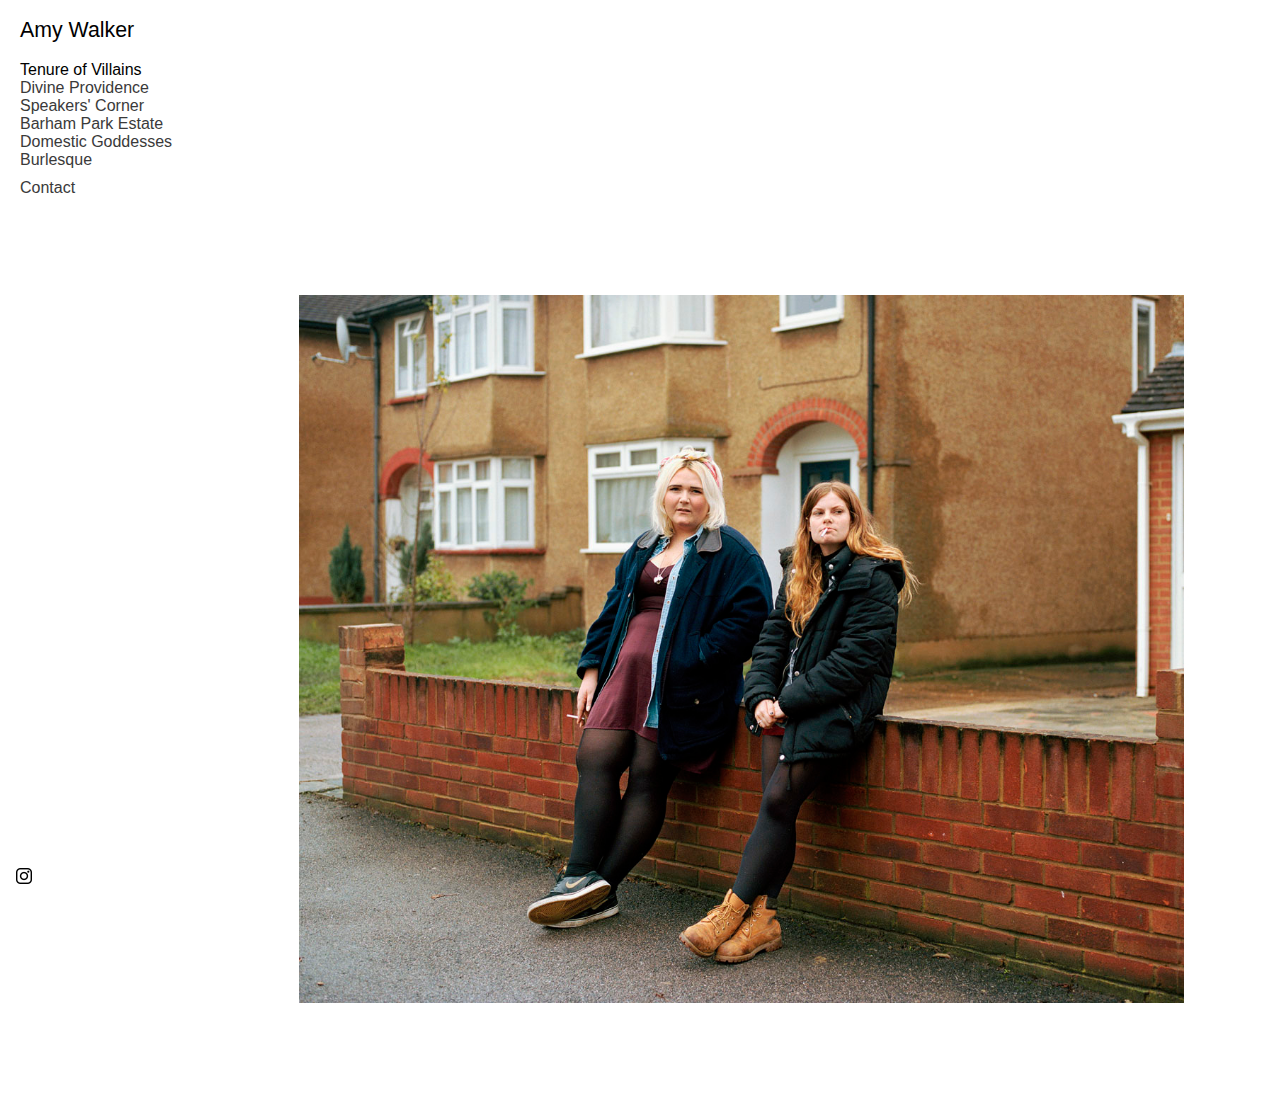
<file: index.html>
<!DOCTYPE html>
<html>
  <head>
    <meta name="viewport" content="width=device-width, initial-scale=1">
    <script src="script.js"></script>
    <link rel="stylesheet" type="text/css" href="style.css">
    <title>Amy Walker Photography</title>
    <link rel="icon" type="image/jpeg" href="./icons/Favicon.jpg">
    <!-- Google tag (gtag.js) -->
    <script async src="https://www.googletagmanager.com/gtag/js?id=G-GXS77HCMB4"></script>
    <script>
      window.dataLayer = window.dataLayer || [];
      function gtag(){dataLayer.push(arguments);}
      gtag('js', new Date());
      gtag('config', 'G-GXS77HCMB4');
    </script>
  </head>
  <body data-page="tenure_of_villains">
    <div id=left_container>
      <div id=header>
        <a href='index.html'>
          <div id=title> Amy Walker </div>
        </a>
      </div>
      <div id=nav>
      </div>
    </div>
    <div id="mobile-bar">
      <div id="mobile-title"><a href="index.html">Amy Walker</a></div>
      <button id="menu-toggle" aria-label="Open menu">☰</button>
    </div>
    <div id="nav-drawer">
      <div id="nav-drawer-panel">
        <div id="nav-drawer-header">
          <div class="drawer-title">Amy Walker</div>
          <button id="menu-close" aria-label="Close menu">×</button>
        </div>
        <div id="nav-drawer-content"></div>
      </div>
    </div>
    <div id=right_container>
      <div id=content> </div>
      <div id=about></div>
    </div>
  </body>
</html>
</file>
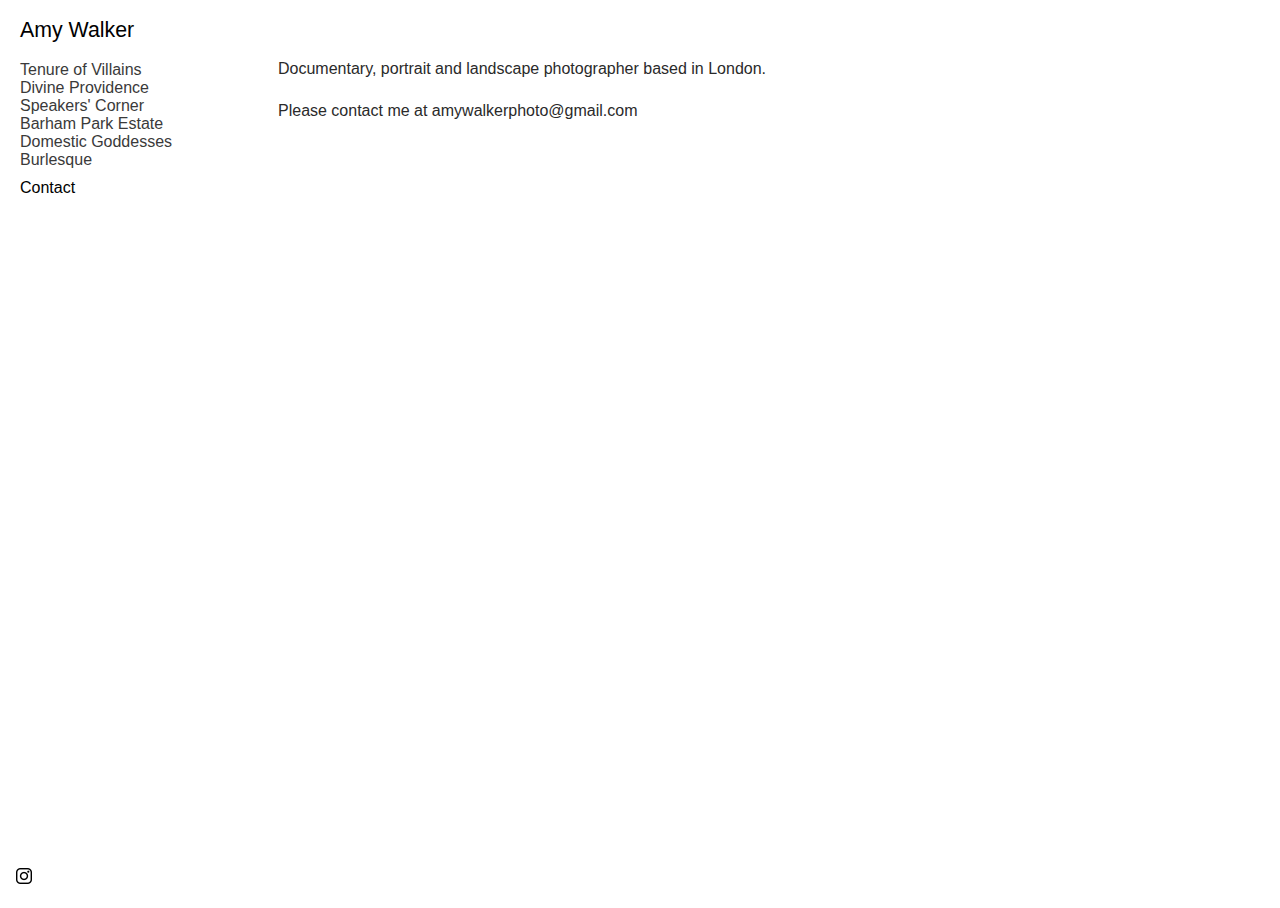
<file: about.html>
<!DOCTYPE html>
<html>
  <head>
    <meta name="viewport" content="width=device-width, initial-scale=1">
    <script src="script.js"></script>
    <link rel="stylesheet" type="text/css" href="style.css">
    <title>Amy Walker Photography</title>
    <link rel="icon" type="image/jpeg" href="./icons/Favicon.jpg">
  </head>
  <body data-page="about">
    <div id=left_container>
      <div id=header>
        <a href='index.html'>
          <div id=title> Amy Walker </div>
        </a>
      </div>
      <div id=nav>
      </div>
    </div>
    <div id=right_container>
      <div id=content> </div>
      <div id=about></div>
    </div>
  </body>
</html>
</file>
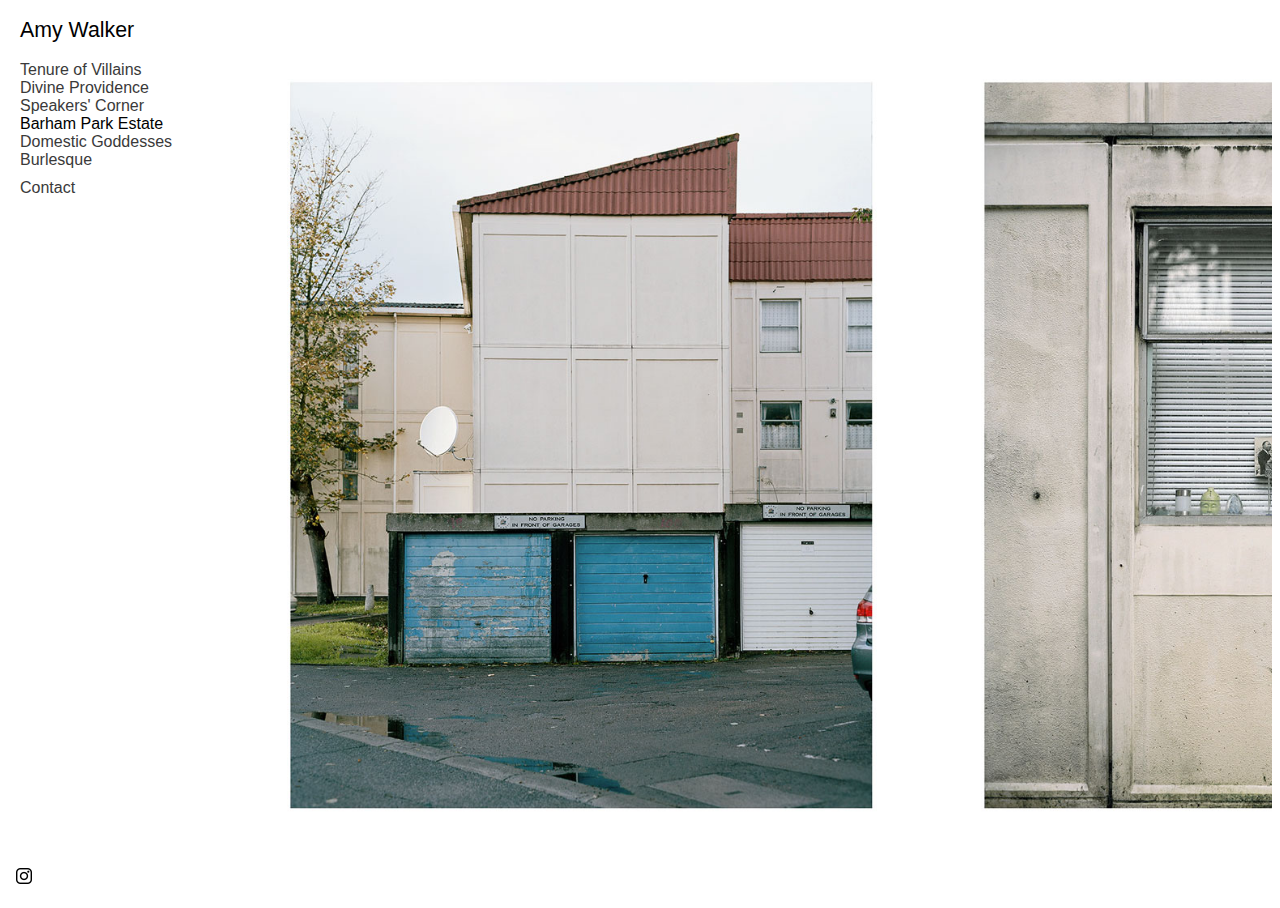
<file: barhamparkestate.html>
<!DOCTYPE html>
<html>
  <head>
    <meta name="viewport" content="width=device-width, initial-scale=1">
    <script src="script.js"></script>
    <link rel="stylesheet" type="text/css" href="style.css">
    <title>Amy Walker Photography</title>
    <link rel="icon" type="image/jpeg" href="./icons/Favicon.jpg">
  </head>
  <body data-page="barham_park_estate">
    <div id=left_container>
      <div id=header>
        <a href='index.html'>
          <div id=title> Amy Walker </div>
        </a>
      </div>
      <div id=nav>
      </div>
    </div>
    <div id=right_container>
      <div id=content> </div>
      <div id=about></div>
    </div>
  </body>
</html>
</file>
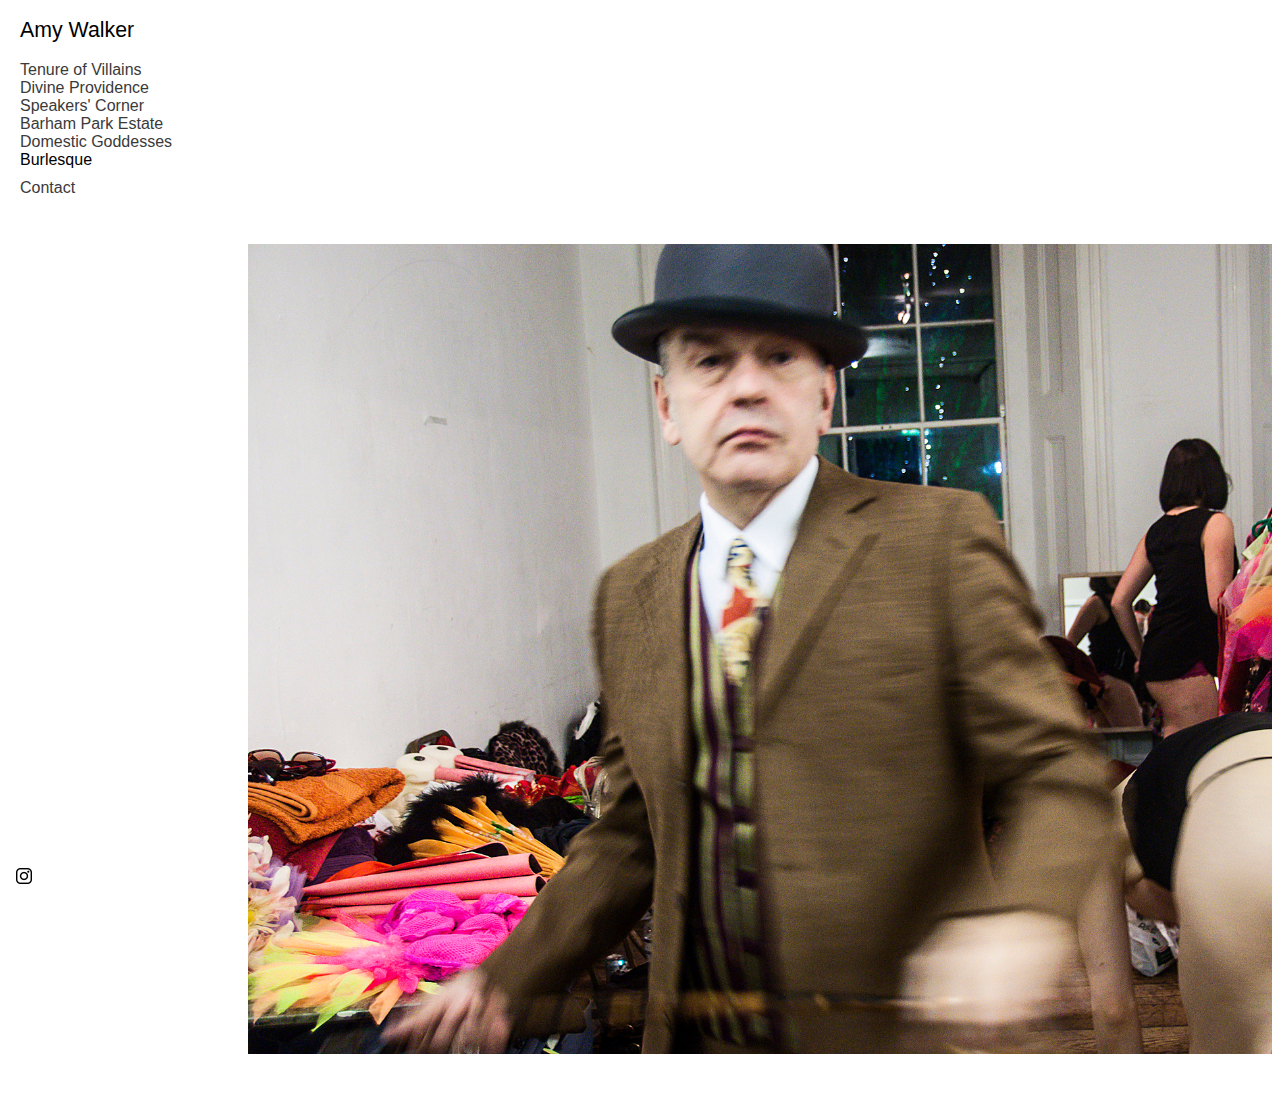
<file: burlesque.html>
<!DOCTYPE html>
<html>
  <head>
    <meta name="viewport" content="width=device-width, initial-scale=1">
    <script src="script.js"></script>
    <link rel="stylesheet" type="text/css" href="style.css">
    <title>Amy Walker Photography</title>
    <link rel="icon" type="image/jpeg" href="./icons/Favicon.jpg">
    <!-- Google tag (gtag.js) -->
    <script async src="https://www.googletagmanager.com/gtag/js?id=G-GXS77HCMB4"></script>
    <script>
      window.dataLayer = window.dataLayer || [];
      function gtag(){dataLayer.push(arguments);}
      gtag('js', new Date());
      gtag('config', 'G-GXS77HCMB4');
    </script>
  </head>
  <body data-page="burlesque">
    <div id=left_container>
      <div id=header>
        <a href='index.html'>
          <div id=title> Amy Walker </div>
        </a>
      </div>
      <div id=nav>
      </div>
    </div>
    <div id="mobile-bar">
      <div id="mobile-title"><a href="index.html">Amy Walker</a></div>
      <button id="menu-toggle" aria-label="Open menu">☰</button>
    </div>
    <div id="nav-drawer">
      <div id="nav-drawer-panel">
        <div id="nav-drawer-header">
          <div class="drawer-title">Amy Walker</div>
          <button id="menu-close" aria-label="Close menu">×</button>
        </div>
        <div id="nav-drawer-content"></div>
      </div>
    </div>
    <div id=right_container>
      <div id=content> </div>
      <div id=about></div>
    </div>
  </body>
</html>
</file>
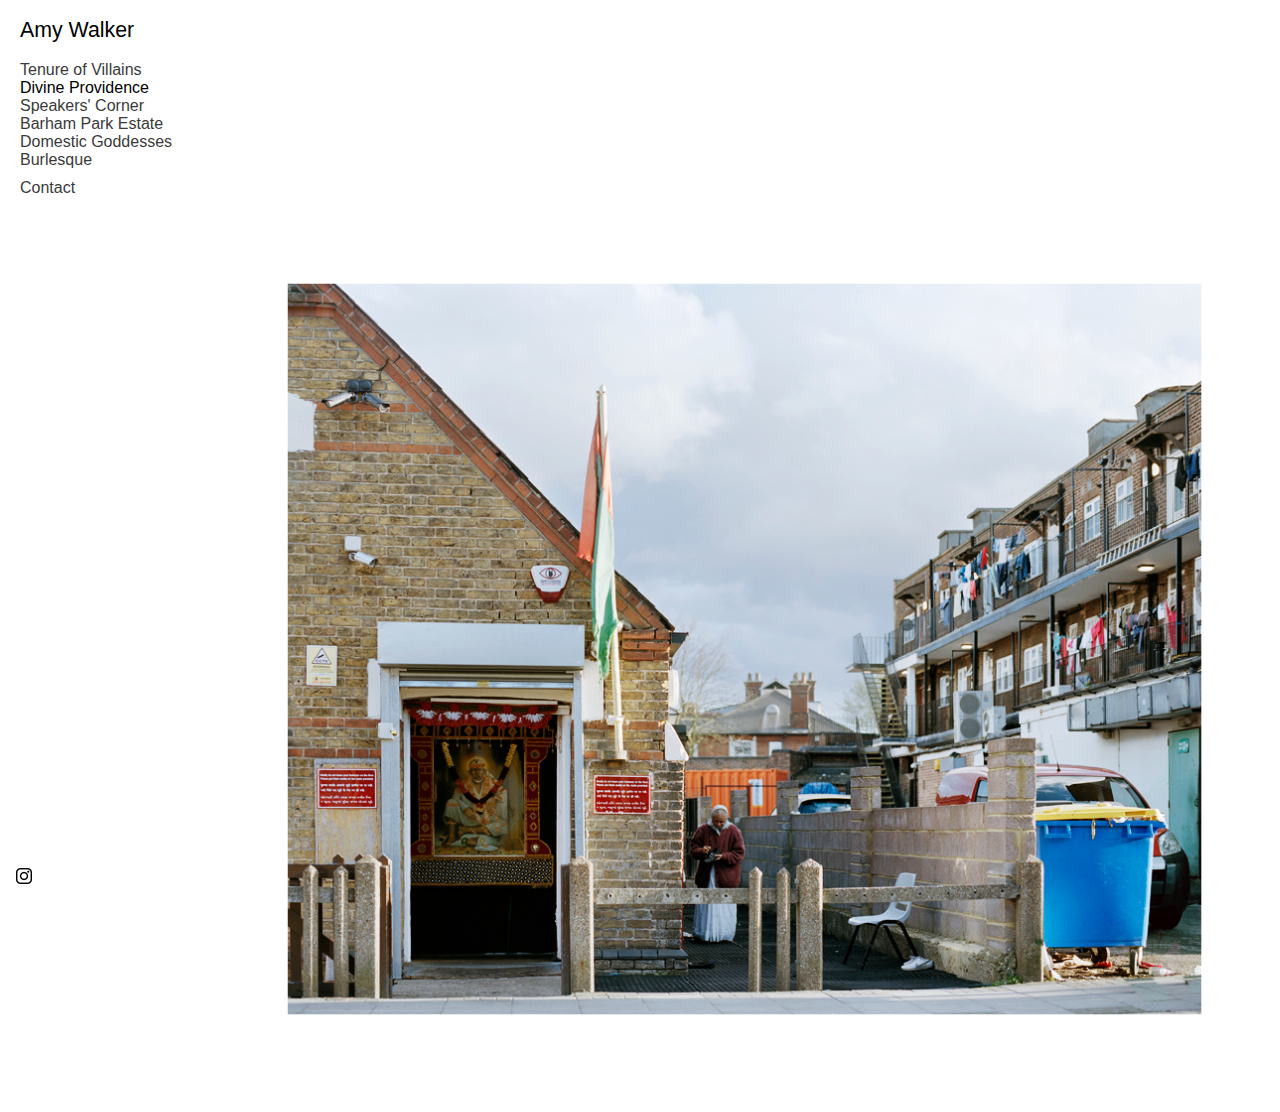
<file: divineprovidence.html>
<!DOCTYPE html>
<html>
  <head>
    <meta name="viewport" content="width=device-width, initial-scale=1">
    <script src="script.js"></script>
    <link rel="stylesheet" type="text/css" href="style.css">
    <title>Amy Walker Photography</title>
    <link rel="icon" type="image/jpeg" href="./icons/Favicon.jpg">
    <!-- Google tag (gtag.js) -->
    <script async src="https://www.googletagmanager.com/gtag/js?id=G-GXS77HCMB4"></script>
    <script>
      window.dataLayer = window.dataLayer || [];
      function gtag(){dataLayer.push(arguments);}
      gtag('js', new Date());
      gtag('config', 'G-GXS77HCMB4');
    </script>
  </head>
  <body data-page="divine_providence">
    <div id=left_container>
      <div id=header>
        <a href='index.html'>
          <div id=title> Amy Walker </div>
        </a>
      </div>
      <div id=nav>
      </div>
    </div>
    <div id="mobile-bar">
      <div id="mobile-title"><a href="index.html">Amy Walker</a></div>
      <button id="menu-toggle" aria-label="Open menu">☰</button>
    </div>
    <div id="nav-drawer">
      <div id="nav-drawer-panel">
        <div id="nav-drawer-header">
          <div class="drawer-title">Amy Walker</div>
          <button id="menu-close" aria-label="Close menu">×</button>
        </div>
        <div id="nav-drawer-content"></div>
      </div>
    </div>
    <div id=right_container>
      <div id=content> </div>
      <div id=about></div>
    </div>
  </body>
</html>
</file>
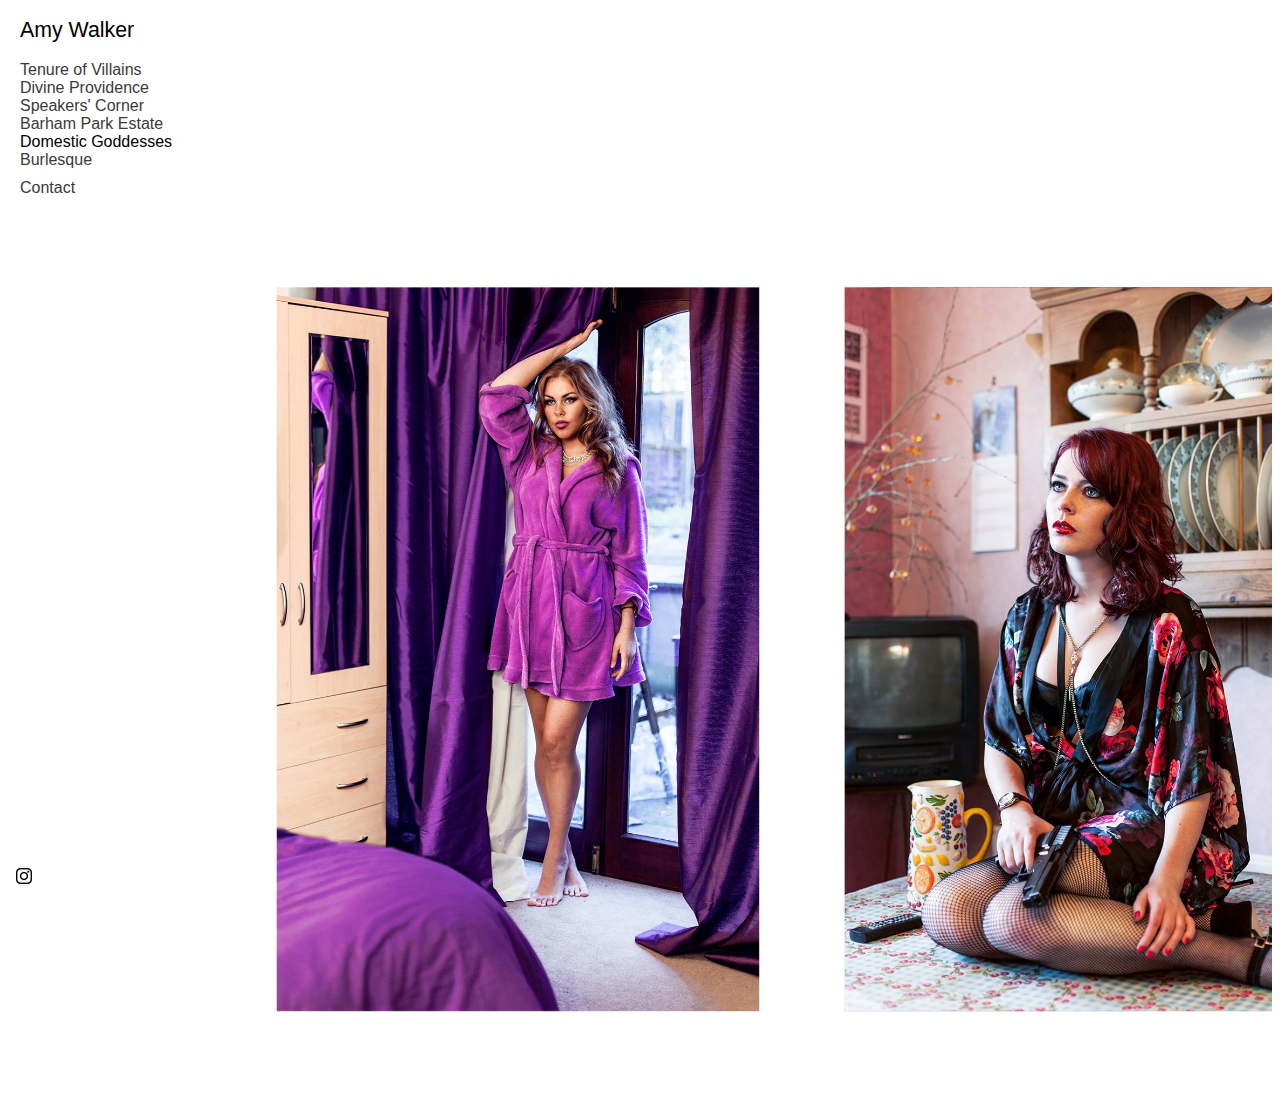
<file: domesticgoddesses.html>
<!DOCTYPE html>
<html>
  <head>
    <meta name="viewport" content="width=device-width, initial-scale=1">
    <script src="script.js"></script>
    <link rel="stylesheet" type="text/css" href="style.css">
    <title>Amy Walker Photography</title>
    <link rel="icon" type="image/jpeg" href="./icons/Favicon.jpg">
    <!-- Google tag (gtag.js) -->
    <script async src="https://www.googletagmanager.com/gtag/js?id=G-GXS77HCMB4"></script>
    <script>
      window.dataLayer = window.dataLayer || [];
      function gtag(){dataLayer.push(arguments);}
      gtag('js', new Date());
      gtag('config', 'G-GXS77HCMB4');
    </script>
  </head>
  <body data-page="domestic_goddesses">
    <div id=left_container>
      <div id=header>
        <a href='index.html'>
          <div id=title> Amy Walker </div>
        </a>
      </div>
      <div id=nav>
      </div>
    </div>
    <div id="mobile-bar">
      <div id="mobile-title"><a href="index.html">Amy Walker</a></div>
      <button id="menu-toggle" aria-label="Open menu">☰</button>
    </div>
    <div id="nav-drawer">
      <div id="nav-drawer-panel">
        <div id="nav-drawer-header">
          <div class="drawer-title">Amy Walker</div>
          <button id="menu-close" aria-label="Close menu">×</button>
        </div>
        <div id="nav-drawer-content"></div>
      </div>
    </div>
    <div id=right_container>
      <div id=content> </div>
      <div id=about></div>
    </div>
  </body>
</html>
</file>
<file: style.css>
* {
  box-sizing: border-box;
}

body {
  font-family: 'Helvetica Neue', Helvetica, Arial, sans-serif;
  font-weight: 400;
  color: #3a3a3a;
  overflow-y: hidden;
  overflow-x: hidden;
}

a {
  color: inherit;
  text-decoration: none;
}

a:hover {
  color: black;
}

.active {
  color: black;
}

#nav a {
  font-weight: 400;
}

#header {
  padding-top: 20px;
  padding-bottom: 20px;
}

#title {
  color: black;
  font-size: 16pt;
  line-height: 21px;
  width: 152px;
}

#left_container {
  display: block;
  position: fixed;
  overflow: auto;
  float: left;
  left: 0;
  top: 0;
  width: 180px;
  height: 100%;
  padding-left: 20px;
  background: white;
  z-index: 2;
}

#right_container {
  display: block;
  float: left;
  width: calc(100% - 240px);
  margin: 0 0 0 240px;
  padding: 32px 0 0 0;
  z-index: 1;
  overflow-x: auto;
  overflow-y: hidden;
  height: 100vh;
  scroll-behavior: auto;
}

#content {
  display: inline-block;
  white-space: nowrap;
}

#about {
  display: none;
}

.about #about {
  display: block;
}

#description {
  display: block;
  max-width: 560px;
  width: 560px;
  padding: 0 20px;
  line-height: 1.6;
  margin-left: 10px;
  color: #2a2a2a;
  word-wrap: break-word;
  overflow-wrap: break-word;
  white-space: normal;
  flex-shrink: 0;
  flex-grow: 0;
}

#description p {
  margin-bottom: 15px;
  max-width: 100%;
  word-wrap: break-word;
  overflow-wrap: break-word;
  white-space: normal;
  display: block;
}

@media (max-width: 1400px) {
  #description,
  #media #description {
    max-width: 40vw;
    width: 40vw;
    flex: 0 0 40vw;
  }
}

@media (max-width: 768px) {
  #description,
  #media #description {
    max-width: 90vw;
    width: 90vw;
    flex: 0 0 90vw;
    padding: 0 20px;
  }
}

@media (max-width: 480px) {
  #description,
  #media #description {
    max-width: 90vw;
    width: 90vw;
    flex: 0 0 90vw;
    padding: 0 15px;
  }
}

#about_link {
  margin-top: 10px;
}

#social {
  position: fixed;
  left: 16px;
  bottom: 16px;
}

#social img {
  width: 16px;
  height: 16px;
  display: block;
}

#media {
  display: inline-flex;
  align-items: flex-start;
}

#media #description {
  flex: 0 0 600px;
  max-width: 600px;
  width: 600px;
  display: block;
  white-space: normal;
}

#media img {
  height: 90vh;
  max-height: 90vh;
  max-width: none;
  width: auto;
  margin-right: 28px;
  object-fit: contain;
}

.portrait {
  height: 82vh;
  max-height: 82vh;
}

@media (max-width: 1200px) {
  #media img {
    height: 86vh;
    max-height: 86vh;
    max-width: 94vw;
    margin-right: 22px;
  }
  .portrait {
    height: 78vh;
    max-height: 78vh;
  }
}

@media (max-width: 768px) {
  #media img {
    height: 68vh;
    max-height: 68vh;
    max-width: 96vw;
    margin-right: 16px;
  }
  .portrait {
    height: 60vh;
    max-height: 60vh;
  }
}

@media (max-width: 480px) {
  #media img {
    height: 58vh;
    max-height: 58vh;
    max-width: 96vw;
    margin-right: 12px;
  }
  .portrait {
    height: 52vh;
    max-height: 52vh;
  }
}
</file>
